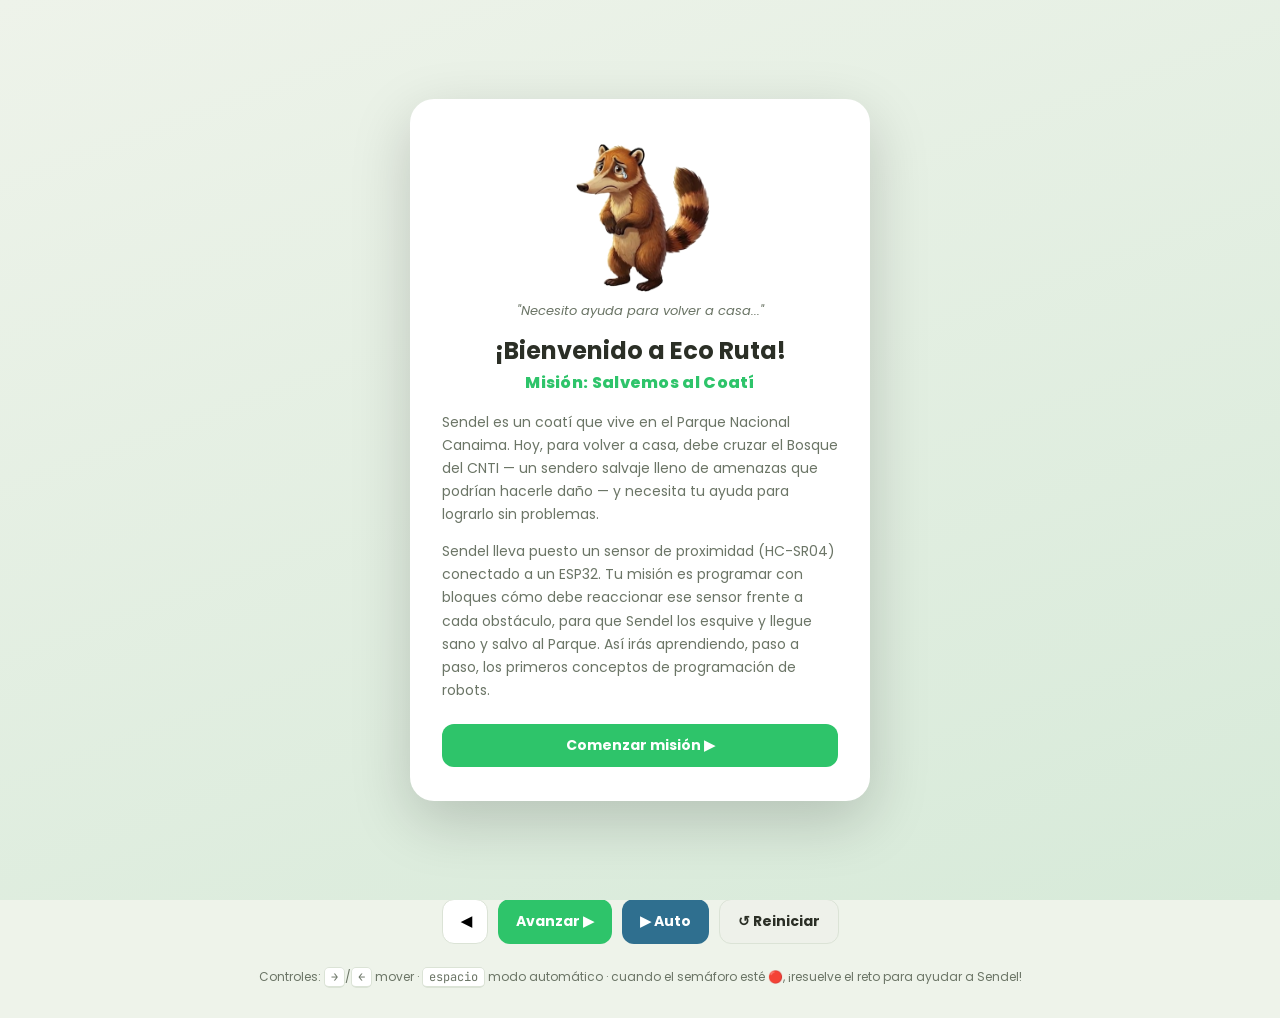
<file: index.html>
<!DOCTYPE html>
<html lang="es">
<head>
<meta charset="UTF-8" />
<meta name="viewport" content="width=device-width, initial-scale=1.0, viewport-fit=cover" />
<title>Eco Ruta — Misión 1 | Sendel el Coatí</title>
<link rel="icon" type="image/png" sizes="32x32" href="assets/icon-32.png" />
<link rel="icon" type="image/png" sizes="192x192" href="assets/icon-192.png" />
<link rel="icon" type="image/png" sizes="512x512" href="assets/icon-512.png" />
<link rel="icon" type="image/x-icon" href="assets/sendel-icon.ico" />
<link rel="apple-touch-icon" sizes="180x180" href="assets/icon-180.png" />
<link rel="manifest" href="manifest.json" />
<meta name="theme-color" content="#2ec46a" />
<meta name="mobile-web-app-capable" content="yes" />
<meta name="apple-mobile-web-app-capable" content="yes" />
<meta name="apple-mobile-web-app-status-bar-style" content="black-translucent" />
<meta name="apple-mobile-web-app-title" content="Eco Ruta" />
<link rel="preconnect" href="https://fonts.googleapis.com" />
<link href="https://fonts.googleapis.com/css2?family=Poppins:wght@400;600;700;800&family=JetBrains+Mono:wght@400;600&display=swap" rel="stylesheet" />
<link rel="stylesheet" href="css/styles.css" />
</head>
<body>
  <div id="welcome-screen" class="welcome-screen">
    <div class="welcome-card">
      <div class="welcome-sendel-wrap">
        <img src="assets/sendel-sad.png" alt="Sendel, el coatí, triste y preocupado" class="welcome-sendel-sad" />
      </div>
      <p class="welcome-bubble">"Necesito ayuda para volver a casa..."</p>
      <h1>¡Bienvenido a Eco Ruta!</h1>
      <p class="welcome-mission">Misión: Salvemos al Coatí</p>
      <p class="welcome-text">
        Sendel es un coatí que vive en el Parque Nacional Canaima. Hoy, para volver a casa, debe
        cruzar el Bosque del CNTI — un sendero salvaje lleno de amenazas que podrían hacerle daño —
        y necesita tu ayuda para lograrlo sin problemas.
      </p>
      <p class="welcome-text">
        Sendel lleva puesto un sensor de proximidad (HC-SR04) conectado a un ESP32. Tu misión es
        programar con bloques cómo debe reaccionar ese sensor frente a cada obstáculo, para que
        Sendel los esquive y llegue sano y salvo al Parque. Así irás aprendiendo, paso a paso, los
        primeros conceptos de programación de robots.
      </p>
      <button id="btn-start-mission" class="btn btn-primary btn-start">Comenzar misión ▶</button>
    </div>
  </div>

  <div id="confetti-layer" aria-hidden="true"></div>

  <div class="app">
    <header class="topbar">
      <div class="brand">
        <span class="brand-badge">🦝</span>
        <div>
          <h1>Eco Ruta</h1>
          <p>Simulador de sensor de proximidad — Parque Nacional Canaima</p>
        </div>
      </div>
      <div class="topbar-actions">
        <div class="difficulty-toggle" role="group" aria-label="Dificultad">
          <button class="diff-toggle-btn" data-difficulty="facil" title="6 a 8 años · 4 obstáculos">🐣 Fácil</button>
          <button class="diff-toggle-btn" data-difficulty="dificil" title="9 a 12 años · 8 obstáculos">🌟 Avanzado</button>
        </div>
        <button id="btn-panel-toggle" class="btn btn-ghost">🧩 Panel de Sendel</button>
      </div>
    </header>

    <main class="stage">
      <div class="mission-bubble" id="mission-title">MISIÓN 1: ECO RUTA</div>

      <div class="scene-wrap">
        <canvas id="scene" width="1200" height="700"></canvas>

        <div class="semaforo" aria-label="Indicador de proximidad">
          <span class="sem-label">SENSOR</span>
          <div class="led led-rojo" title="Rojo: obstáculo muy cerca"></div>
          <div class="led led-amarillo" title="Amarillo: obstáculo aproximándose"></div>
          <div class="led led-verde" title="Verde: camino libre"></div>
          <span class="hud-distance" id="hud-distance">— cm</span>
        </div>

        <div class="hud-top-left">
          <div class="hud-state-label">ESTADO</div>
          <div class="hud-state-value state-verde" id="hud-state">VERDE</div>
        </div>

        <div id="toast" class="toast"></div>
      </div>

      <div class="progress-row">
        <span>INICIO</span>
        <div class="progress-track">
          <div id="hud-progress-bar" class="progress-fill"></div>
        </div>
        <span id="hud-progress-pct">0%</span>
        <span>META</span>
      </div>

      <div class="controls">
        <button id="btn-back" class="btn btn-icon" title="Retroceder (←)">◀</button>
        <button id="btn-forward" class="btn btn-primary" title="Avanzar (→)">Avanzar ▶</button>
        <button id="btn-autoplay" class="btn btn-accent" title="Modo automático (espacio)">▶ Auto</button>
        <button id="btn-reset" class="btn btn-ghost" title="Reiniciar">↺ Reiniciar</button>
      </div>
      <p class="hint">Controles: <kbd>→</kbd>/<kbd>←</kbd> mover · <kbd>espacio</kbd> modo automático · cuando el semáforo esté 🔴, ¡resuelve el reto para ayudar a Sendel!</p>
    </main>

    <aside id="side-panel" class="side-panel">
      <div class="side-tabs">
        <button class="tab-btn active" data-tab="programar">🧩 Programar</button>
        <button class="tab-btn" data-tab="esp32">🧠 ESP32</button>
        <button class="tab-btn" data-tab="ajustes">⚙️ Ajustes</button>
        <button class="tab-btn" data-tab="registro">📜 Registro</button>
      </div>

      <div class="tab-panel" data-tab="programar" id="tab-programar">
        <div class="terminal-chrome">
          <span class="dot dot-r"></span><span class="dot dot-y"></span><span class="dot dot-g"></span>
          <span class="terminal-title">Terminal de Sendel</span>
        </div>
        <div class="challenge-idle" id="challenge-idle">
          <p>👀 Cuando Sendel encuentre un obstáculo y el semáforo se ponga <b class="txt-rojo">ROJO</b>, aquí aparecerá un reto para programarlo con bloques.</p>
        </div>
        <div class="challenge-active" id="challenge-active" hidden>
          <p class="challenge-obstacle" id="challenge-obstacle-label">🎯 Obstáculo: —</p>
          <div class="mini-workspace">
            <div class="flow-diagram">
              <div class="flow-node flow-start">
                <span class="flow-node-icon">🚦</span>
                <span>Cuando el semáforo esté <span class="led-chip"></span> ROJO</span>
              </div>
              <div class="flow-connector" aria-hidden="true">
                <svg viewBox="0 0 24 40" class="flow-connector-svg"><path d="M12 0 V28" /><path d="M4 22 L12 32 L20 22" /></svg>
              </div>
              <div class="flow-node flow-slot-node slot" id="challenge-slot">
                <span class="slot-placeholder">Arrastra un bloque aquí ⬇</span>
              </div>
              <div class="flow-connector" aria-hidden="true">
                <svg viewBox="0 0 24 40" class="flow-connector-svg"><path d="M12 0 V28" /><path d="M4 22 L12 32 L20 22" /></svg>
              </div>
              <div class="flow-node flow-end">
                <span class="flow-node-icon">🥽</span>
                <span>Sendel esquiva y sigue camino a <b>Canaima</b></span>
              </div>
            </div>
          </div>
          <p class="flow-hint">🧩 Arrastra el bloque correcto para completar el diagrama de flujo del programa de Sendel:</p>
          <div class="block-palette" id="block-palette"></div>
          <button id="btn-run-program" class="btn btn-primary btn-run" disabled>▶ Ejecutar programa</button>
          <p class="challenge-feedback" id="challenge-feedback"></p>
        </div>
      </div>

      <div class="tab-panel" data-tab="esp32" id="tab-esp32" hidden>
        <h2>Panel ESP32 — el cerebro de Sendel</h2>

        <div class="esp32-board">
          <div class="esp32-core">
            <span class="esp32-core-label">ESP32</span>
            <span class="esp32-core-pulse"></span>
          </div>
          <div class="wireless-badges">
            <div class="wireless-badge" title="Wi-Fi: EcoRuta-Sendel">
              <span class="badge-dot badge-wifi"></span>
              <span>📶 Wi-Fi</span>
            </div>
            <div class="wireless-badge" title="Bluetooth BLE: Sendel-BLE">
              <span class="badge-dot badge-ble"></span>
              <span>🔵 BLE</span>
            </div>
          </div>
        </div>

        <div class="component-grid">
          <div class="component-card" id="esp32-card-sensor">
            <span class="component-icon">📡</span>
            <span class="component-name">HC-SR04</span>
            <span class="component-value" id="esp32-sensor-value">— cm</span>
            <span class="component-hint">Sensor de proximidad — los "ojos"</span>
          </div>
          <div class="component-card" id="esp32-card-motores">
            <span class="component-icon motor-icon" id="esp32-motor-icon">⚙️</span>
            <span class="component-name">DC Gear Motors</span>
            <span class="component-value" id="esp32-motor-value">Girando</span>
            <span class="component-hint">Tracción — las "patas"</span>
          </div>
          <div class="component-card" id="esp32-card-bateria">
            <span class="component-icon">🔋</span>
            <span class="component-name">Li-Ion 18650</span>
            <span class="component-value" id="esp32-bateria-value">4.1 V</span>
            <div class="battery-bar"><div class="battery-fill" id="esp32-bateria-fill"></div></div>
          </div>
        </div>

        <div class="proximity-sim">
          <label class="slider-row">
            <span>🎛️ Simulador de proximidad (HC-SR04) <b id="cfg-sim-val">180 cm</b></span>
            <input type="range" id="cfg-sim-distancia" min="0" max="200" step="1" value="200" />
          </label>
          <p class="hint">Mueve el control para "poner" un obstáculo frente al sensor y mira cómo reacciona el semáforo en tiempo real — igual que haría el ESP32 real.</p>
        </div>
      </div>

      <div class="tab-panel" data-tab="ajustes" id="tab-ajustes" hidden>
        <h2>Calibración del sensor</h2>
        <label class="slider-row">
          <span>Rango máximo <b id="cfg-rango-val">180 cm</b></span>
          <input type="range" id="cfg-rango" min="60" max="250" step="5" value="180" />
        </label>
        <label class="slider-row">
          <span>Umbral amarillo <b id="cfg-amarillo-val">40 cm</b></span>
          <input type="range" id="cfg-amarillo" min="20" max="80" step="1" value="40" />
        </label>
        <label class="slider-row">
          <span>Umbral rojo <b id="cfg-rojo-val">15 cm</b></span>
          <input type="range" id="cfg-rojo" min="5" max="35" step="1" value="15" />
        </label>
        <label class="slider-row">
          <span>Velocidad auto <b id="cfg-speed-val">10 cm/tick</b></span>
          <input type="range" id="cfg-speed" min="4" max="24" step="1" value="10" />
        </label>
      </div>

      <div class="tab-panel" data-tab="registro" id="tab-registro" hidden>
        <h2>Registro (serial monitor)</h2>
        <ul id="log-list" class="log-list"></ul>
      </div>
    </aside>
  </div>

  <div id="victory-modal" class="modal">
    <div class="modal-card victory-card">
      <img src="assets/sendel.png" alt="Sendel" class="victory-mascot-img" />
      <h2 class="victory-title">¡Lo lograste! 🎉</h2>
      <p>Sendel llegó a salvo al Parque Nacional Canaima.</p>
      <ul id="victory-stats" class="victory-stats"></ul>
      <div class="modal-actions">
        <button id="btn-victory-confetti" class="btn btn-warn">🎉 ¡Más confeti!</button>
        <button id="btn-victory-restart" class="btn btn-primary">Jugar de nuevo</button>
        <button id="btn-victory-close" class="btn btn-ghost">Cerrar</button>
      </div>
    </div>
  </div>

  <script src="js/backend/sensor-core.js"></script>
  <script src="js/backend/mission-data.js"></script>
  <script src="js/frontend/renderer.js"></script>
  <script src="js/frontend/block-challenge.js"></script>
  <script src="js/frontend/esp32-panel.js"></script>
  <script src="js/frontend/audio.js"></script>
  <script src="js/frontend/app.js"></script>
  <script>
    document.getElementById('btn-start-mission').addEventListener('click', () => {
      document.getElementById('welcome-screen').classList.add('hide');
    });
  </script>
  <script>
    if ('serviceWorker' in navigator) {
      window.addEventListener('load', () => {
        navigator.serviceWorker.register('service-worker.js').catch(() => {});
      });
    }
  </script>
</body>
</html>
</file>
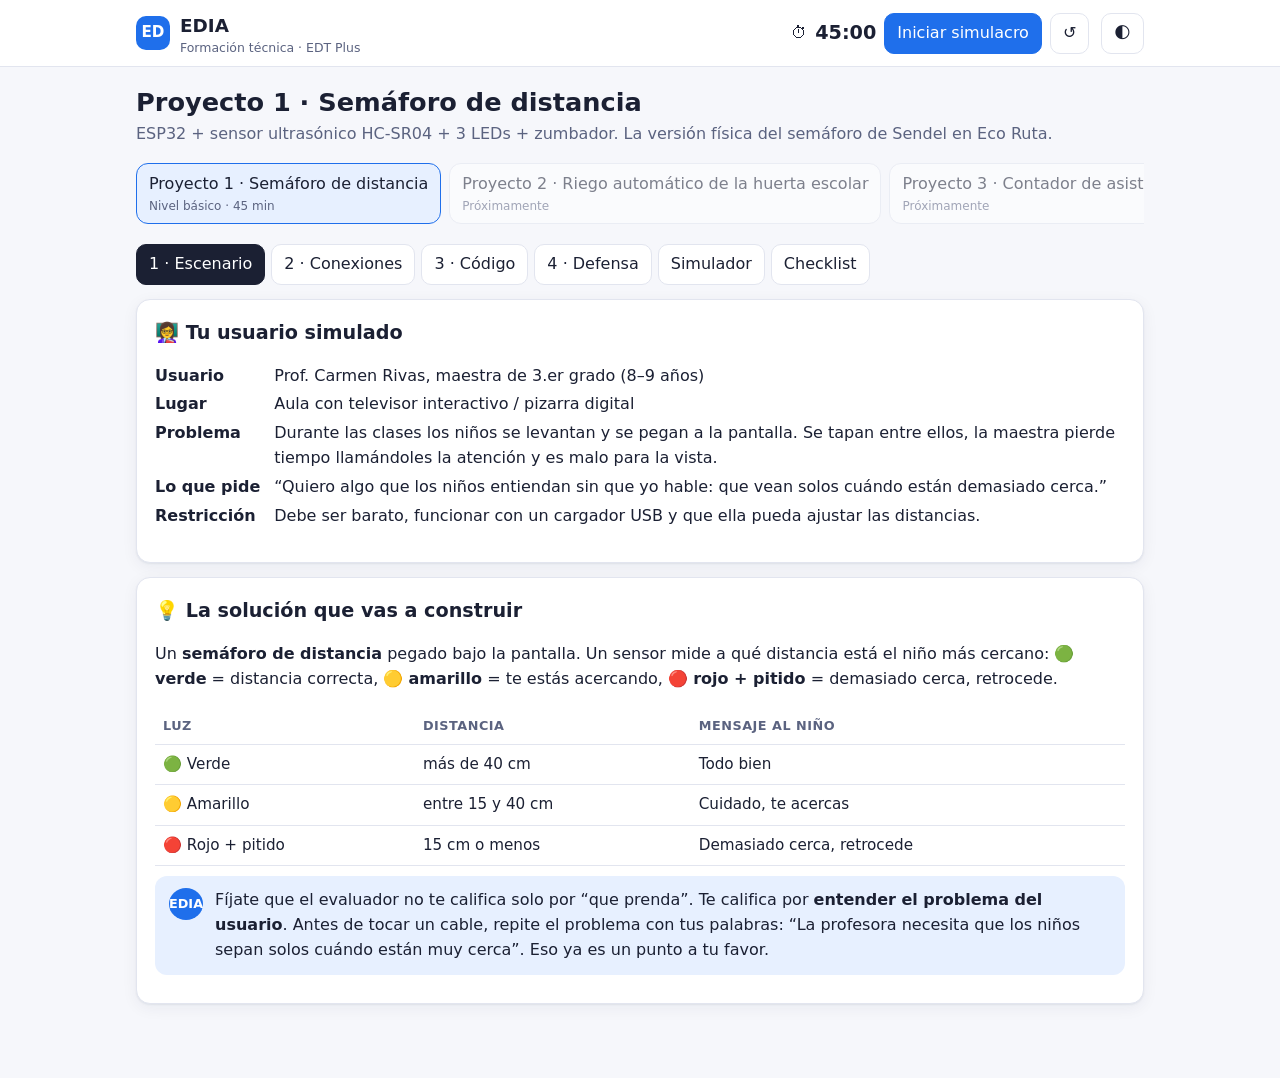
<file: edia/index.html>
<!doctype html>
<html lang="es">
<head>
<meta charset="utf-8">
<meta name="viewport" content="width=device-width, initial-scale=1">
<title>EDIA · Kit de práctica</title>
<meta name="description" content="EDIA: asistente de formación técnica para docentes. Kits de proyectos físicos paso a paso con ESP32 para practicar pruebas técnicas.">
<style>
:root{
  --bg:#f6f7fb; --card:#ffffff; --ink:#1b2033; --muted:#5b6380; --line:#e2e5ef;
  --brand:#1f6feb; --brand-soft:#e7f0ff; --ok:#1a9b55; --warn:#d99a00; --bad:#d23b3b;
  --code-bg:#0f1424; --code-ink:#e6e9f5; --shadow:0 1px 2px rgba(20,30,60,.06),0 4px 16px rgba(20,30,60,.06);
}
@media (prefers-color-scheme: dark){
  :root:not([data-theme="light"]){
    --bg:#0e1220; --card:#161b2d; --ink:#e7eaf4; --muted:#9aa3c0; --line:#283050;
    --brand:#5b9bff; --brand-soft:#1b2a4a; --code-bg:#0a0e1a; --shadow:none;
  }
}
:root[data-theme="dark"]{
  --bg:#0e1220; --card:#161b2d; --ink:#e7eaf4; --muted:#9aa3c0; --line:#283050;
  --brand:#5b9bff; --brand-soft:#1b2a4a; --code-bg:#0a0e1a; --shadow:none;
}
*{box-sizing:border-box}
body{margin:0;background:var(--bg);color:var(--ink);font:16px/1.55 system-ui,-apple-system,"Segoe UI",Roboto,sans-serif}
header{background:var(--card);border-bottom:1px solid var(--line);position:sticky;top:0;z-index:5}
.top{max-width:1040px;margin:0 auto;padding:12px 16px;display:flex;align-items:center;gap:12px;flex-wrap:wrap}
.logo{display:flex;align-items:center;gap:10px;font-weight:800;font-size:1.15rem}
.logo .dot{width:34px;height:34px;border-radius:10px;background:var(--brand);color:#fff;display:grid;place-items:center;font-size:.95rem}
.logo small{display:block;font-weight:500;color:var(--muted);font-size:.78rem;line-height:1.1}
.spacer{flex:1}
.timer{display:flex;align-items:center;gap:8px;font-variant-numeric:tabular-nums}
.timer b{font-size:1.2rem;min-width:4.2ch;text-align:right}
.timer b.late{color:var(--bad)}
button{font:inherit;cursor:pointer;border:1px solid var(--line);background:var(--card);color:var(--ink);border-radius:10px;padding:7px 12px}
button.primary{background:var(--brand);border-color:var(--brand);color:#fff}
button:focus-visible{outline:3px solid var(--brand);outline-offset:2px}
main{max-width:1040px;margin:0 auto;padding:20px 16px 60px}
.intro{display:grid;gap:4px;margin-bottom:16px}
.intro h1{margin:0;font-size:1.6rem;line-height:1.2}
.intro p{margin:0;color:var(--muted)}
.projects{display:flex;gap:8px;overflow-x:auto;padding-bottom:4px;margin-bottom:16px}
.pcard{flex:0 0 auto;border:1px solid var(--line);background:var(--card);border-radius:12px;padding:8px 12px;text-align:left}
.pcard[aria-pressed="true"]{border-color:var(--brand);background:var(--brand-soft)}
.pcard[disabled]{opacity:.55;cursor:not-allowed}
.pcard span{display:block;font-size:.75rem;color:var(--muted)}
nav.tabs{display:flex;gap:6px;flex-wrap:wrap;margin-bottom:14px}
nav.tabs button[aria-selected="true"]{background:var(--ink);color:var(--card);border-color:var(--ink)}
.card{background:var(--card);border:1px solid var(--line);border-radius:14px;padding:18px;box-shadow:var(--shadow);margin-bottom:14px}
.card h2{margin:0 0 8px;font-size:1.2rem}
.card h3{margin:16px 0 6px;font-size:1rem}
.muted{color:var(--muted)}
.edia{display:flex;gap:12px;align-items:flex-start;background:var(--brand-soft);border-radius:12px;padding:12px 14px;margin:10px 0}
.edia .av{flex:0 0 32px;height:32px;border-radius:50%;background:var(--brand);color:#fff;display:grid;place-items:center;font-weight:700;font-size:.8rem}
.user{display:grid;grid-template-columns:auto 1fr;gap:4px 14px}
.user dt{font-weight:600}
.user dd{margin:0}
table{width:100%;border-collapse:collapse;font-size:.95rem}
th,td{text-align:left;padding:8px;border-bottom:1px solid var(--line);vertical-align:top}
th{font-size:.8rem;text-transform:uppercase;letter-spacing:.04em;color:var(--muted)}
.tablewrap{overflow-x:auto}
.wire{display:inline-block;width:12px;height:12px;border-radius:3px;vertical-align:-1px;margin-right:6px;border:1px solid rgba(0,0,0,.2)}
code,.pin{font-family:ui-monospace,SFMono-Regular,Menlo,Consolas,monospace;font-size:.9em}
.pin{background:var(--brand-soft);padding:1px 6px;border-radius:6px;font-weight:700;white-space:nowrap}
.alert{border-left:4px solid var(--warn);padding:8px 12px;background:color-mix(in srgb,var(--warn) 10%,transparent);border-radius:6px;margin:10px 0}
.alert.bad{border-color:var(--bad);background:color-mix(in srgb,var(--bad) 10%,transparent)}
pre{background:var(--code-bg);color:var(--code-ink);padding:14px;border-radius:12px;overflow:auto;font-size:.85rem;line-height:1.45;margin:0}
.codebar{display:flex;justify-content:space-between;align-items:center;margin:8px 0;gap:8px;flex-wrap:wrap}
ol.steps{padding-left:1.2em}
ol.steps li{margin:6px 0}
.check{list-style:none;padding:0;margin:0}
.check li{display:flex;gap:10px;align-items:flex-start;padding:8px 0;border-bottom:1px solid var(--line)}
.check input{width:20px;height:20px;margin-top:2px;flex:0 0 auto}
.check li.done label{text-decoration:line-through;color:var(--muted)}
.progress{height:8px;background:var(--line);border-radius:6px;overflow:hidden;margin:8px 0 12px}
.progress i{display:block;height:100%;background:var(--ok);width:0;transition:width .25s}
.sim{display:grid;grid-template-columns:1fr auto;gap:20px;align-items:center}
.lights{display:flex;flex-direction:column;gap:10px;background:#1a1d27;padding:12px;border-radius:16px}
.light{width:46px;height:46px;border-radius:50%;background:#333846;transition:.15s}
.light.g.on{background:#2ee07a;box-shadow:0 0 18px #2ee07a}
.light.y.on{background:#ffc928;box-shadow:0 0 18px #ffc928}
.light.r.on{background:#ff4d4d;box-shadow:0 0 18px #ff4d4d}
input[type=range]{width:100%}
.serial{font-family:ui-monospace,Menlo,Consolas,monospace;background:var(--code-bg);color:#9ff0b8;border-radius:10px;padding:10px;font-size:.85rem;min-height:3.2em}
.qa details{border:1px solid var(--line);border-radius:10px;padding:8px 12px;margin:8px 0}
.qa summary{cursor:pointer;font-weight:600}
.defense{counter-reset:d;list-style:none;padding:0}
.defense li{counter-increment:d;position:relative;padding:10px 0 10px 48px;border-bottom:1px solid var(--line)}
.defense li::before{content:counter(d);position:absolute;left:0;top:10px;width:34px;height:34px;border-radius:50%;background:var(--brand);color:#fff;display:grid;place-items:center;font-weight:800}
svg text{font-family:system-ui,sans-serif}
.diagram{width:100%;height:auto;max-width:720px;display:block;margin:6px auto}
@media (max-width:600px){
  .sim{grid-template-columns:1fr}
  .lights{flex-direction:row;justify-content:center}
  .intro h1{font-size:1.3rem}
}
@media print{header,nav.tabs,.projects,button{display:none!important}.panel{display:block!important}}
</style>
</head>
<body>
<header>
  <div class="top">
    <div class="logo"><div class="dot">ED</div><div>EDIA<small>Formación técnica · EDT Plus</small></div></div>
    <div class="spacer"></div>
    <div class="timer" title="Simulacro de prueba con tiempo límite">
      ⏱ <b id="clock">45:00</b>
      <button id="tStart" class="primary">Iniciar simulacro</button>
      <button id="tReset" aria-label="Reiniciar cronómetro">↺</button>
    </div>
    <button id="theme" aria-label="Cambiar tema">🌓</button>
  </div>
</header>

<main>
  <section class="intro">
    <h1 id="pTitle"></h1>
    <p id="pSub"></p>
  </section>

  <div class="projects" id="projects" role="group" aria-label="Proyectos de práctica"></div>

  <nav class="tabs" role="tablist" id="tabs"></nav>

  <div id="panels"></div>
</main>

<script>
/* =========================================================
   EDIA — datos de los proyectos de práctica.
   Para añadir un proyecto nuevo, agrega un objeto a PROYECTOS.
   ========================================================= */
const PROYECTOS = [
{
  id: "p1",
  nombre: "Proyecto 1 · Semáforo de distancia",
  nivel: "Nivel básico · 45 min",
  disponible: true,
  sub: "ESP32 + sensor ultrasónico HC-SR04 + 3 LEDs + zumbador. La versión física del semáforo de Sendel en Eco Ruta.",
  minutos: 45,

  escenario: {
    usuario: {
      "Usuario": "Prof. Carmen Rivas, maestra de 3.er grado (8–9 años)",
      "Lugar": "Aula con televisor interactivo / pizarra digital",
      "Problema": "Durante las clases los niños se levantan y se pegan a la pantalla. Se tapan entre ellos, la maestra pierde tiempo llamándoles la atención y es malo para la vista.",
      "Lo que pide": "“Quiero algo que los niños entiendan sin que yo hable: que vean solos cuándo están demasiado cerca.”",
      "Restricción": "Debe ser barato, funcionar con un cargador USB y que ella pueda ajustar las distancias.",
    },
    solucion: "Un <b>semáforo de distancia</b> pegado bajo la pantalla. Un sensor mide a qué distancia está el niño más cercano: 🟢 <b>verde</b> = distancia correcta, 🟡 <b>amarillo</b> = te estás acercando, 🔴 <b>rojo + pitido</b> = demasiado cerca, retrocede.",
    reglas: [
      ["🟢 Verde", "más de 40 cm", "Todo bien"],
      ["🟡 Amarillo", "entre 15 y 40 cm", "Cuidado, te acercas"],
      ["🔴 Rojo + pitido", "15 cm o menos", "Demasiado cerca, retrocede"],
    ],
    edia: "Fíjate que el evaluador no te califica solo por “que prenda”. Te califica por <b>entender el problema del usuario</b>. Antes de tocar un cable, repite el problema con tus palabras: “La profesora necesita que los niños sepan solos cuándo están muy cerca”. Eso ya es un punto a tu favor."
  },

  materiales: [
    ["1", "Placa ESP32 DevKit V1 (30 o 38 pines)", "El “cerebro”. Lee el sensor y decide qué luz encender."],
    ["1", "Sensor ultrasónico HC-SR04", "Los “ojos”. Manda un sonido que no oímos y mide cuánto tarda en volver (como un murciélago)."],
    ["3", "LEDs: verde, amarillo y rojo (5 mm)", "Las luces del semáforo."],
    ["3", "Resistencias de 220 Ω (rojo-rojo-marrón)", "Protegen cada LED para que no se queme."],
    ["1", "Resistencia de 1 kΩ (marrón-negro-rojo)", "Para bajar el voltaje del sensor (ver alerta)."],
    ["1", "Resistencia de 2 kΩ (rojo-negro-rojo) o dos de 1 kΩ en serie", "Junto con la de 1 kΩ forma el “divisor”."],
    ["1", "Zumbador (buzzer) activo 3.3–5 V — opcional", "El pitido en rojo."],
    ["1", "Protoboard (placa de pruebas)", "Para conectar sin soldar."],
    ["~15", "Cables dupont macho-macho", "Las “venas” que unen todo."],
    ["1", "Cable micro-USB o USB-C <b>de datos</b>", "Para subir el programa y dar energía."],
  ],

  conexiones: [
    // [componente, patita, va a, color sugerido, nota]
    ["Sensor HC-SR04", "VCC", "VIN (5V)", "#e53935", "Energía de 5 V. En algunas placas dice “5V” en vez de VIN."],
    ["Sensor HC-SR04", "GND", "GND", "#222222", "Tierra (negativo)."],
    ["Sensor HC-SR04", "TRIG", "GPIO 5 (D5)", "#fb8c00", "Por aquí el ESP32 dice “¡dispara el sonido!”."],
    ["Sensor HC-SR04", "ECHO", "GPIO 18 (D18) pasando por el divisor", "#8e24aa", "ECHO → resistencia 1 kΩ → GPIO 18. Y desde GPIO 18 → resistencia 2 kΩ → GND."],
    ["LED verde", "Pata larga (+)", "GPIO 25 (D25) a través de 220 Ω", "#43a047", "GPIO 25 → resistencia 220 Ω → pata larga."],
    ["LED amarillo", "Pata larga (+)", "GPIO 26 (D26) a través de 220 Ω", "#fdd835", "GPIO 26 → resistencia 220 Ω → pata larga."],
    ["LED rojo", "Pata larga (+)", "GPIO 27 (D27) a través de 220 Ω", "#e53935", "GPIO 27 → resistencia 220 Ω → pata larga."],
    ["Los 3 LEDs", "Pata corta (−)", "GND (fila azul de la protoboard)", "#222222", "Todas las patas cortas a la misma línea de tierra."],
    ["Zumbador (opcional)", "+ (pata larga / roja)", "GPIO 14 (D14)", "#1e88e5", "Pitido cuando está en rojo."],
    ["Zumbador (opcional)", "− (pata corta / negra)", "GND", "#222222", ""],
    ["ESP32", "GND", "Fila azul (−) de la protoboard", "#222222", "Une la tierra de la placa con la de todos los componentes. ¡Sin esto nada funciona!"],
  ],

  pasosArmado: [
    "Desconecta el ESP32 del USB. <b>Nunca</b> conectes cables con la placa encendida.",
    "Coloca el ESP32 sobre la protoboard de forma que quede “a caballo” sobre la canaleta del centro (un lado de pines en cada mitad).",
    "Lleva un cable desde un pin <span class='pin'>GND</span> del ESP32 a la fila azul (−) de la protoboard. Esa fila será la tierra de todos.",
    "Pon los 3 LEDs en fila. Pata <b>corta</b> de cada uno a la fila azul (−). En la pata <b>larga</b>, coloca una resistencia de 220 Ω.",
    "Desde el otro extremo de cada resistencia: verde → <span class='pin'>GPIO 25</span>, amarillo → <span class='pin'>GPIO 26</span>, rojo → <span class='pin'>GPIO 27</span>.",
    "Coloca el sensor HC-SR04 mirando hacia afuera. <span class='pin'>VCC</span> → <span class='pin'>VIN</span>, <span class='pin'>GND</span> → fila azul, <span class='pin'>TRIG</span> → <span class='pin'>GPIO 5</span>.",
    "Arma el divisor: <span class='pin'>ECHO</span> → resistencia 1 kΩ → un punto libre de la protoboard. De ese punto: un cable a <span class='pin'>GPIO 18</span> y una resistencia de 2 kΩ hacia la fila azul (GND).",
    "(Opcional) Zumbador: pata + → <span class='pin'>GPIO 14</span>, pata − → fila azul.",
    "Revisa con el dedo cada cable contra la tabla de conexiones antes de enchufar. Luego conecta el USB.",
  ],

  codigo: String.raw`/*
  EDIA · Proyecto 1 — Semáforo de distancia
  Placa: ESP32 DevKit V1   |   Sensor: HC-SR04

  Qué hace:
    - Mide la distancia con el sensor ultrasónico.
    - Más de 40 cm  -> LED VERDE
    - 15 a 40 cm    -> LED AMARILLO
    - 15 cm o menos -> LED ROJO + pitido
*/

// ---------- 1. ¿Dónde está conectado cada cable? ----------
const int PIN_TRIG     = 5;    // Sensor TRIG
const int PIN_ECHO     = 18;   // Sensor ECHO (a través del divisor)
const int LED_VERDE    = 25;
const int LED_AMARILLO = 26;
const int LED_ROJO     = 27;
const int ZUMBADOR     = 14;   // Opcional

// ---------- 2. Distancias que la profesora puede cambiar ----------
const int DISTANCIA_ROJO     = 15;  // cm: "demasiado cerca"
const int DISTANCIA_AMARILLO = 40;  // cm: "te estás acercando"

// ---------- 3. Preparación (se ejecuta UNA vez al encender) ----------
void setup() {
  Serial.begin(115200);              // Para ver mensajes en la computadora

  pinMode(PIN_TRIG, OUTPUT);         // El ESP32 "habla" por TRIG
  pinMode(PIN_ECHO, INPUT);          // y "escucha" por ECHO
  pinMode(LED_VERDE, OUTPUT);
  pinMode(LED_AMARILLO, OUTPUT);
  pinMode(LED_ROJO, OUTPUT);
  pinMode(ZUMBADOR, OUTPUT);

  // Prueba de luces al arrancar: así sabes que los LEDs están bien puestos
  encender(LED_VERDE);    delay(300);
  encender(LED_AMARILLO); delay(300);
  encender(LED_ROJO);     delay(300);
  apagarTodo();

  Serial.println("Semaforo de distancia listo");
}

// ---------- 4. Medir la distancia en centímetros ----------
float medirDistancia() {
  // Enviamos un "grito" ultrasónico de 10 microsegundos
  digitalWrite(PIN_TRIG, LOW);
  delayMicroseconds(2);
  digitalWrite(PIN_TRIG, HIGH);
  delayMicroseconds(10);
  digitalWrite(PIN_TRIG, LOW);

  // Medimos cuánto tarda en volver el eco (máx. 30 ms = ~5 m)
  long tiempo = pulseIn(PIN_ECHO, HIGH, 30000);

  if (tiempo == 0) {
    return 999;   // No volvió el eco: no hay nada cerca
  }

  // El sonido viaja 0.0343 cm por microsegundo. Va y vuelve, por eso / 2
  return tiempo * 0.0343 / 2;
}

// ---------- 5. Ayudantes para las luces ----------
void apagarTodo() {
  digitalWrite(LED_VERDE, LOW);
  digitalWrite(LED_AMARILLO, LOW);
  digitalWrite(LED_ROJO, LOW);
  digitalWrite(ZUMBADOR, LOW);
}

void encender(int led) {
  apagarTodo();
  digitalWrite(led, HIGH);
}

// ---------- 6. Programa principal (se repite sin parar) ----------
void loop() {
  float distancia = medirDistancia();

  Serial.print("Distancia: ");
  Serial.print(distancia);
  Serial.print(" cm  ->  ");

  if (distancia <= DISTANCIA_ROJO) {
    encender(LED_ROJO);
    digitalWrite(ZUMBADOR, HIGH);    // Pitido
    Serial.println("ROJO: demasiado cerca");
  }
  else if (distancia <= DISTANCIA_AMARILLO) {
    encender(LED_AMARILLO);
    Serial.println("AMARILLO: te acercas");
  }
  else {
    encender(LED_VERDE);
    Serial.println("VERDE: distancia correcta");
  }

  delay(100);   // Medimos unas 10 veces por segundo
}
`,

  codigoExplicado: [
    ["Bloque 1 — ¿Dónde está cada cable?", "Le pone nombre a cada pin. Si en la prueba te piden cambiar un LED de pin, solo cambias el número aquí."],
    ["Bloque 2 — Distancias", "Son las reglas del usuario (15 cm y 40 cm). Si la profesora quiere otra distancia, se cambia aquí y se vuelve a subir."],
    ["Bloque 3 — setup()", "Se ejecuta una sola vez al encender. Dice qué pines son salida (LEDs) y cuál es entrada (ECHO), y hace una prueba de luces."],
    ["Bloque 4 — medirDistancia()", "Dispara un sonido, cronometra el eco y lo convierte a centímetros. Es como contar los segundos entre el rayo y el trueno."],
    ["Bloque 5 — Ayudantes", "Pequeñas funciones para no repetir código: apagar todo y encender una sola luz."],
    ["Bloque 6 — loop()", "El corazón: mide, compara con las reglas (si… si no si… si no) y enciende la luz correcta. Se repite unas 10 veces por segundo."],
  ],

  subir: [
    "Instala <b>Arduino IDE 2</b> (arduino.cc/en/software).",
    "Ve a <b>Archivo → Preferencias</b> y en “URLs adicionales de gestor de placas” pega:<br><code>https://raw.githubusercontent.com/espressif/arduino-esp32/gh-pages/package_esp32_index.json</code>",
    "Ve a <b>Herramientas → Placa → Gestor de placas</b>, busca <b>esp32</b> (de Espressif) e instálalo.",
    "Elige <b>Herramientas → Placa → ESP32 Dev Module</b> y en <b>Puerto</b> el que aparezca al conectar el ESP32 (COM3, COM4… o /dev/ttyUSB0).",
    "Pega el código, pulsa ✔ <b>Verificar</b> y luego ➜ <b>Subir</b>.",
    "Si se queda en “Connecting…”, mantén presionado el botón <b>BOOT</b> de la placa hasta que empiece a subir.",
    "Abre <b>Herramientas → Monitor Serie</b> a <b>115200 baudios</b> para ver las distancias.",
  ],

  defensa: [
    ["Empieza por el usuario, no por los cables (30 s)",
     "“La profesora Carmen tenía un problema: los niños se pegaban a la pantalla. Necesitaba que ellos mismos supieran cuándo estaban muy cerca, sin que ella tuviera que hablar. Mi solución es un semáforo de distancia.”"],
    ["Explica cómo funciona con una analogía y demuéstralo en vivo (1–2 min)",
     "“El sensor funciona como un murciélago: manda un sonido y mide cuánto tarda el eco. El ESP32 es el cerebro: compara esa distancia con dos reglas, 40 y 15 cm, y enciende la luz.” Luego <b>acerca la mano</b> despacio: verde → amarillo → rojo con pitido. Abre el Monitor Serie para que vea los números reales."],
    ["Muestra que lo dominas: seguridad, ajuste y mejora (1 min)",
     "“Usé resistencias de 220 Ω para proteger los LEDs y un divisor porque el sensor da 5 V y el ESP32 solo aguanta 3,3 V. Si la profesora quiere otras distancias, solo cambio estos dos números (muéstralos). Como mejora, el ESP32 tiene Wi-Fi: podría enviar cuántas veces se activó el rojo en la clase.”"],
  ],

  preguntas: [
    ["¿Por qué usaste resistencias con los LEDs?", "Limitan la corriente. Sin ellas el LED recibe demasiada y se quema (o daña el pin del ESP32)."],
    ["¿Por qué el divisor de voltaje en ECHO?", "El HC-SR04 funciona a 5 V y su pin ECHO devuelve 5 V. Los pines del ESP32 trabajan a 3,3 V. Las resistencias de 1 kΩ y 2 kΩ bajan la señal a unos 3,3 V para no dañar la placa."],
    ["¿Cómo calcula la distancia?", "Mide el tiempo que tarda el eco en volver. El sonido recorre 0,0343 cm por microsegundo; como va y vuelve, se divide entre 2."],
    ["¿Qué pasa si no hay nada delante?", "El eco no regresa a tiempo; el programa lo toma como “lejos” (999 cm) y muestra verde."],
    ["¿Qué diferencia hay entre setup() y loop()?", "setup() se ejecuta una vez al encender (preparación). loop() se repite sin parar (el trabajo)."],
    ["¿Cómo lo adaptarías a otro usuario?", "Ej.: sensor de estacionamiento para el portón escolar, alarma de distancia en un laboratorio, o contador de visitas a la biblioteca. Cambian las distancias y la acción, la lógica es la misma."],
  ],

  fallas: [
    ["No sube el programa / “Failed to connect”", "Mantén pulsado BOOT al subir. Prueba otro cable USB (muchos solo cargan, no transmiten datos). Revisa el puerto elegido."],
    ["No aparece ningún puerto", "Falta el driver del chip USB (CP210x o CH340). Instálalo y reinicia el IDE."],
    ["Un LED no prende nunca", "Está al revés: la pata larga va hacia la resistencia/GPIO y la corta a GND. Revisa que esté en la fila correcta."],
    ["El monitor serie muestra símbolos raros", "La velocidad no coincide: elige 115200 baudios abajo a la derecha."],
    ["Siempre marca 999 o 0", "Revisa TRIG y ECHO (¿intercambiados?), VCC en VIN (5 V) y que el GND del sensor esté unido al del ESP32."],
    ["Las luces parpadean entre dos colores", "Es normal justo en el límite (ej. 40 cm). Mejora: tomar 3 medidas y promediar."],
  ],

  checklist: [
    "Leí y repetí con mis palabras el problema del usuario",
    "Identifiqué todos los materiales",
    "Conecté GND del ESP32 a la fila de tierra",
    "Conecté los 3 LEDs con su resistencia de 220 Ω",
    "Conecté el sensor (VCC, GND, TRIG)",
    "Armé el divisor de voltaje en ECHO → GPIO 18",
    "Revisé cada cable contra la tabla antes de enchufar",
    "Subí el código sin errores",
    "Probé verde → amarillo → rojo con la mano",
    "Ensayé la defensa en voz alta (3 pasos)",
  ],
},
{ id:"p2", nombre:"Proyecto 2 · Riego automático de la huerta escolar", nivel:"Próximamente", disponible:false },
{ id:"p3", nombre:"Proyecto 3 · Contador de asistencia con botón y pantalla", nivel:"Próximamente", disponible:false },
{ id:"p4", nombre:"Proyecto 4 · Alarma de ruido para el aula", nivel:"Próximamente", disponible:false },
];

/* ================= utilidades ================= */
const $ = s => document.querySelector(s);
const el = (tag, attrs = {}, html = "") => { const e = document.createElement(tag); Object.assign(e, attrs); if (html) e.innerHTML = html; return e; };
const store = {
  get(k, d){ try { const v = localStorage.getItem(k); return v == null ? d : JSON.parse(v); } catch { return d; } },
  set(k, v){ try { localStorage.setItem(k, JSON.stringify(v)); } catch {} },
};

/* ================= tema ================= */
(function(){
  const t = store.get("edia-theme", null);
  if (t) document.documentElement.dataset.theme = t;
  $("#theme").onclick = () => {
    const dark = document.documentElement.dataset.theme
      ? document.documentElement.dataset.theme === "dark"
      : matchMedia("(prefers-color-scheme: dark)").matches;
    const next = dark ? "light" : "dark";
    document.documentElement.dataset.theme = next; store.set("edia-theme", next);
  };
})();

/* ================= diagrama SVG ================= */
function diagrama(){
  // Esquema simplificado (no a escala): ESP32 a la izquierda, componentes a la derecha.
  const pins = [
    {y:60,  label:"VIN (5V)", to:"VCC",  dev:"s", c:"#e53935"},
    {y:90,  label:"GND",      to:"GND",  dev:"s", c:"#555"},
    {y:120, label:"GPIO 5",   to:"TRIG", dev:"s", c:"#fb8c00"},
    {y:150, label:"GPIO 18",  to:"ECHO", dev:"s", c:"#8e24aa"},
    {y:215, label:"GPIO 25",  to:"verde",   dev:"l", c:"#43a047"},
    {y:255, label:"GPIO 26",  to:"amarillo",dev:"l", c:"#f9a825"},
    {y:295, label:"GPIO 27",  to:"rojo",    dev:"l", c:"#e53935"},
    {y:345, label:"GPIO 14",  to:"buzzer",  dev:"b", c:"#1e88e5"},
  ];
  let s = `<svg class="diagram" viewBox="0 0 720 400" role="img" aria-label="Esquema de conexiones del ESP32 con el sensor, los LEDs y el zumbador">
  <rect x="20" y="30" width="150" height="345" rx="12" fill="#14324f" />
  <text x="95" y="22" text-anchor="middle" font-size="14" font-weight="700" fill="currentColor">ESP32</text>`;
  pins.forEach(p => {
    s += `<circle cx="170" cy="${p.y}" r="5" fill="#ffd54f"/><text x="160" y="${p.y+4}" text-anchor="end" font-size="12" fill="#fff">${p.label}</text>`;
  });
  // sensor
  s += `<rect x="470" y="40" width="200" height="130" rx="10" fill="#1565c0"/>
  <circle cx="530" cy="105" r="26" fill="#cfd8dc"/><circle cx="610" cy="105" r="26" fill="#cfd8dc"/>
  <text x="570" y="160" text-anchor="middle" font-size="13" font-weight="700" fill="#fff">HC-SR04</text>`;
  const sp = {VCC:60, GND:90, TRIG:120, ECHO:150};
  Object.entries(sp).forEach(([k,y]) => s += `<text x="478" y="${y+4}" font-size="11" font-weight="700" fill="#fff">${k}</text>`);
  // divisor
  s += `<rect x="300" y="143" width="44" height="14" rx="3" fill="#d7b98e"/><text x="322" y="138" text-anchor="middle" font-size="11" fill="currentColor">1 kΩ</text>
  <line x1="250" y1="150" x2="250" y2="164" stroke="#8e24aa" stroke-width="3"/>
  <rect x="243" y="164" width="14" height="26" rx="3" fill="#d7b98e"/><text x="238" y="181" text-anchor="end" font-size="11" fill="currentColor">2 kΩ → GND</text>`;
  // leds
  const leds = {verde:[215,"#43a047"], amarillo:[255,"#f9a825"], rojo:[295,"#e53935"]};
  Object.entries(leds).forEach(([k,[y,c]]) => {
    s += `<rect x="300" y="${y-7}" width="44" height="14" rx="3" fill="#d7b98e"/>
    <circle cx="520" cy="${y}" r="13" fill="${c}"/><text x="542" y="${y+4}" font-size="12" fill="currentColor">LED ${k} → GND</text>`;
  });
  s += `<text x="322" y="203" text-anchor="middle" font-size="11" fill="currentColor">220 Ω</text>`;
  s += `<rect x="505" y="330" width="30" height="30" rx="15" fill="#263238"/><text x="545" y="349" font-size="12" fill="currentColor">Zumbador → GND</text>`;
  // cables
  pins.forEach(p => {
    let x2 = p.dev==="s" ? 470 : p.dev==="l" ? 507 : 505;
    if (p.to === "ECHO") {
      s += `<path d="M175 150 H300 M344 150 H470" stroke="${p.c}" stroke-width="3" fill="none"/>`;
    } else if (p.dev === "l") {
      s += `<path d="M175 ${p.y} H300 M344 ${p.y} H${x2}" stroke="${p.c}" stroke-width="3" fill="none"/>`;
    } else {
      s += `<line x1="175" y1="${p.y}" x2="${x2}" y2="${p.y}" stroke="${p.c}" stroke-width="3"/>`;
    }
  });
  s += `<text x="20" y="395" font-size="11" fill="currentColor" opacity=".7">Esquema simplificado, no a escala. Todas las tierras (GND) van a la misma fila azul de la protoboard.</text></svg>`;
  return s;
}

/* ================= render ================= */
const TABS = [
  ["escenario","1 · Escenario"],
  ["armado","2 · Conexiones"],
  ["codigo","3 · Código"],
  ["defensa","4 · Defensa"],
  ["simulador","Simulador"],
  ["checklist","Checklist"],
];
let actual = PROYECTOS[0];
let tab = store.get("edia-tab", "escenario");

function renderProyectos(){
  const box = $("#projects"); box.innerHTML = "";
  PROYECTOS.forEach(p => {
    const b = el("button", {className:"pcard", disabled:!p.disponible}, `${p.nombre}<span>${p.nivel}</span>`);
    b.setAttribute("aria-pressed", p.id === actual.id);
    b.onclick = () => { actual = p; render(); };
    box.appendChild(b);
  });
}

function renderTabs(){
  const nav = $("#tabs"); nav.innerHTML = "";
  TABS.forEach(([id, label]) => {
    const b = el("button", {role:"tab"}, label);
    b.setAttribute("aria-selected", id === tab);
    b.onclick = () => { tab = id; store.set("edia-tab", id); renderTabs(); renderPanel(); window.scrollTo({top:0,behavior:"smooth"}); };
    nav.appendChild(b);
  });
}

const ediaSay = txt => `<div class="edia"><div class="av">EDIA</div><div>${txt}</div></div>`;

const PANELS = {
  escenario(p){
    const u = Object.entries(p.escenario.usuario).map(([k,v]) => `<dt>${k}</dt><dd>${v}</dd>`).join("");
    const r = p.escenario.reglas.map(x => `<tr><td>${x[0]}</td><td>${x[1]}</td><td>${x[2]}</td></tr>`).join("");
    return `<div class="card"><h2>👩‍🏫 Tu usuario simulado</h2><dl class="user">${u}</dl></div>
    <div class="card"><h2>💡 La solución que vas a construir</h2><p>${p.escenario.solucion}</p>
      <div class="tablewrap"><table><thead><tr><th>Luz</th><th>Distancia</th><th>Mensaje al niño</th></tr></thead><tbody>${r}</tbody></table></div>
      ${ediaSay(p.escenario.edia)}</div>`;
  },
  armado(p){
    const m = p.materiales.map(x => `<tr><td>${x[0]}</td><td><b>${x[1]}</b></td><td>${x[2]}</td></tr>`).join("");
    const c = p.conexiones.map(x => `<tr><td>${x[0]}</td><td><span class="pin">${x[1]}</span></td><td><span class="wire" style="background:${x[3]}"></span><span class="pin">${x[2]}</span></td><td class="muted">${x[4]}</td></tr>`).join("");
    const s = p.pasosArmado.map(x => `<li>${x}</li>`).join("");
    return `<div class="card"><h2>🧰 Materiales</h2><div class="tablewrap"><table><thead><tr><th>Cant.</th><th>Componente</th><th>¿Para qué sirve?</th></tr></thead><tbody>${m}</tbody></table></div></div>
    <div class="card"><h2>🔌 Tabla de conexiones (pin por pin)</h2>
      <div class="alert bad"><b>Importante:</b> el HC-SR04 trabaja a 5 V, pero los pines del ESP32 solo aguantan 3,3 V. Por eso el cable de <b>ECHO</b> pasa por un “divisor” de dos resistencias (1 kΩ y 2 kΩ). Si consigues la versión <b>HC-SR04P</b> (3,3 V), puedes conectar VCC a <span class="pin">3V3</span> y ECHO directo a GPIO 18.</div>
      <div class="tablewrap"><table><thead><tr><th>Componente</th><th>Patita</th><th>Va a (ESP32)</th><th>Nota</th></tr></thead><tbody>${c}</tbody></table></div>
      ${diagrama()}
      ${ediaSay("Truco para no confundirte con los LEDs: <b>la pata larga es la que “manda”</b> (va al pin del ESP32 con su resistencia) y la corta va a tierra. Si un LED no prende, casi siempre es porque está al revés.")}</div>
    <div class="card"><h2>🪛 Armado paso a paso</h2><ol class="steps">${s}</ol></div>`;
  },
  codigo(p){
    const e = p.codigoExplicado.map(x => `<h3>${x[0]}</h3><p>${x[1]}</p>`).join("");
    const s = p.subir.map(x => `<li>${x}</li>`).join("");
    return `<div class="card"><h2>⬆️ Cómo subir el código (Arduino IDE)</h2><ol class="steps">${s}</ol></div>
    <div class="card"><div class="codebar"><h2 style="margin:0">💻 Código listo para copiar</h2>
      <div><button id="copy" class="primary">Copiar código</button> <button id="dl">Descargar .ino</button></div></div>
      <pre><code id="code"></code></pre></div>
    <div class="card"><h2>📖 El código explicado por bloques</h2>${e}
      ${ediaSay("No necesitas memorizar el código. Necesitas saber <b>qué hace cada bloque</b>. Si el evaluador señala una línea, ubica en qué bloque está y explica ese bloque.")}</div>`;
  },
  defensa(p){
    const d = p.defensa.map(x => `<li><b>${x[0]}</b><br><span class="muted">${x[1]}</span></li>`).join("");
    const q = p.preguntas.map(x => `<details><summary>${x[0]}</summary><p>${x[1]}</p></details>`).join("");
    const f = p.fallas.map(x => `<tr><td><b>${x[0]}</b></td><td>${x[1]}</td></tr>`).join("");
    return `<div class="card"><h2>🎤 Defiende tu proyecto en 3 pasos</h2><ol class="defense">${d}</ol>
      ${ediaSay("Si algo falla frente al evaluador, <b>no te pongas nervioso: diagnostica en voz alta</b>. “Voy a revisar primero la tierra, luego el pin…”. Saber buscar la falla vale tanto como que funcione a la primera.")}</div>
    <div class="card qa"><h2>❓ Preguntas que te puede hacer el evaluador</h2>${q}</div>
    <div class="card"><h2>🩺 Si algo no funciona</h2><div class="tablewrap"><table><thead><tr><th>Síntoma</th><th>Solución</th></tr></thead><tbody>${f}</tbody></table></div></div>`;
  },
  simulador(p){
    return `<div class="card"><h2>🧪 Simulador del semáforo</h2>
      <p class="muted">Mueve la barra como si acercaras la mano al sensor. Así ves qué debe pasar en el proyecto real (mismas reglas que el código).</p>
      <div class="sim"><div>
        <label for="dist"><b>Distancia: <span id="dv">60</span> cm</b></label>
        <input type="range" id="dist" min="2" max="100" value="60">
        <p>Umbral amarillo: <b>40 cm</b> · Umbral rojo: <b>15 cm</b></p>
        <div class="serial" id="serial" aria-live="polite"></div>
      </div>
      <div class="lights" aria-hidden="true"><div class="light r" id="lr"></div><div class="light y" id="ly"></div><div class="light g" id="lg"></div></div></div>
      ${ediaSay("El texto verde imita el <b>Monitor Serie</b> del Arduino IDE. En la prueba real, ábrelo: ver los números confirma que el sensor funciona aunque un LED esté mal puesto.")}</div>`;
  },
  checklist(p){
    const done = store.get("edia-check-" + p.id, []);
    const li = p.checklist.map((x,i) => `<li class="${done.includes(i)?"done":""}"><input type="checkbox" id="ck${i}" data-i="${i}" ${done.includes(i)?"checked":""}><label for="ck${i}">${x}</label></li>`).join("");
    return `<div class="card"><h2>✅ Checklist del simulacro</h2>
      <p class="muted">Inicia el cronómetro de arriba (${p.minutos} min) y marca cada paso. Tu progreso se guarda en este navegador.</p>
      <div class="progress"><i id="bar"></i></div><p id="ptxt" class="muted"></p>
      <ul class="check" id="check">${li}</ul>
      <p><button id="ckReset">Reiniciar checklist</button> <button onclick="window.print()">Imprimir kit</button></p></div>`;
  },
};

function renderPanel(){
  const p = actual;
  $("#panels").innerHTML = `<div class="panel">${PANELS[tab](p)}</div>`;
  if (tab === "codigo") {
    $("#code").textContent = p.codigo;
    $("#copy").onclick = async (ev) => {
      try { await navigator.clipboard.writeText(p.codigo); }
      catch { const t = el("textarea",{value:p.codigo}); document.body.appendChild(t); t.select(); document.execCommand("copy"); t.remove(); }
      ev.target.textContent = "¡Copiado! ✔"; setTimeout(() => ev.target.textContent = "Copiar código", 1800);
    };
    $("#dl").onclick = () => {
      const a = el("a", {href: URL.createObjectURL(new Blob([p.codigo],{type:"text/plain"})), download:"semaforo_distancia.ino"});
      a.click(); URL.revokeObjectURL(a.href);
    };
  }
  if (tab === "simulador") {
    const upd = () => {
      const d = +$("#dist").value; $("#dv").textContent = d;
      const est = d <= 15 ? "r" : d <= 40 ? "y" : "g";
      ["r","y","g"].forEach(k => $("#l"+k).classList.toggle("on", k === est));
      const msg = {r:"ROJO: demasiado cerca  (pitido ON)", y:"AMARILLO: te acercas", g:"VERDE: distancia correcta"}[est];
      $("#serial").textContent = `Distancia: ${d.toFixed(2)} cm  ->  ${msg}`;
    };
    $("#dist").oninput = upd; upd();
  }
  if (tab === "checklist") {
    const key = "edia-check-" + p.id;
    const sync = () => {
      const boxes = [...document.querySelectorAll("#check input")];
      const done = boxes.filter(b => b.checked).map(b => +b.dataset.i);
      boxes.forEach(b => b.parentElement.classList.toggle("done", b.checked));
      store.set(key, done);
      const pct = Math.round(done.length / boxes.length * 100);
      $("#bar").style.width = pct + "%";
      $("#ptxt").textContent = `${done.length} de ${boxes.length} pasos (${pct} %)` + (pct === 100 ? " — ¡Listo para la prueba! 🎉" : "");
    };
    $("#check").onchange = sync;
    $("#ckReset").onclick = () => { document.querySelectorAll("#check input").forEach(b => b.checked = false); sync(); };
    sync();
  }
}

function render(){
  $("#pTitle").textContent = actual.nombre;
  $("#pSub").textContent = actual.sub;
  renderProyectos(); renderTabs(); renderPanel();
  resetTimer();
}

/* ================= cronómetro del simulacro ================= */
let restante = 0, timerId = null;
function pintar(){
  const neg = restante < 0, a = Math.abs(restante);
  $("#clock").textContent = (neg ? "-" : "") + String(Math.floor(a/60)).padStart(2,"0") + ":" + String(a%60).padStart(2,"0");
  $("#clock").classList.toggle("late", restante <= 300);
}
function resetTimer(){ clearInterval(timerId); timerId = null; restante = (actual.minutos||45)*60; $("#tStart").textContent = "Iniciar simulacro"; pintar(); }
$("#tStart").onclick = () => {
  if (timerId) { clearInterval(timerId); timerId = null; $("#tStart").textContent = "Continuar"; return; }
  $("#tStart").textContent = "Pausar";
  timerId = setInterval(() => { restante--; pintar(); }, 1000);
};
$("#tReset").onclick = resetTimer;

if (!TABS.some(t => t[0] === tab)) tab = "escenario";
render();
</script>
</body>
</html>
</file>
<file: css/styles.css>
:root {
  --verde: #2ec46a;
  --amarillo: #f0b414;
  --rojo: #e23c3c;
  --bg: #eef3ea;
  --panel: #ffffff;
  --ink: #2b2f26;
  --muted: #6b7566;
  --border: #dbe3d6;
  --radius: 16px;
  font-family: 'Poppins', sans-serif;
}

* { box-sizing: border-box; }

body {
  margin: 0;
  background: var(--bg);
  color: var(--ink);
  min-height: 100vh;
}

.welcome-screen {
  position: fixed;
  inset: 0;
  z-index: 100;
  display: flex;
  align-items: center;
  justify-content: center;
  padding: 24px;
  background: linear-gradient(160deg, #eef3ea, #d7ead9);
  transition: opacity 0.3s ease, visibility 0.3s ease;
}
.welcome-screen.hide { opacity: 0; visibility: hidden; pointer-events: none; }
.welcome-card {
  position: relative;
  background: #fff;
  border-radius: 24px;
  padding: 34px 32px;
  max-width: 460px;
  max-height: 90vh;
  overflow-y: auto;
  text-align: center;
  box-shadow: 0 20px 60px rgba(0,0,0,0.18);
}
.welcome-sendel-wrap { display: block; margin: 0 auto 4px; }
.welcome-sendel-sad {
  width: 150px;
  display: block;
  margin: 0 auto;
  animation: welcome-sendel-sigh 3s ease-in-out infinite;
}
@keyframes welcome-sendel-sigh {
  0%, 100% { transform: translateY(0); }
  50% { transform: translateY(-5px); }
}
.welcome-bubble {
  font-style: italic;
  color: var(--muted);
  font-size: 13px;
  margin: 0 0 12px;
}
.welcome-card h1 { margin: 8px 0 2px; font-size: 24px; }
.welcome-mission {
  color: var(--verde);
  font-weight: 800;
  margin: 0 0 16px;
  letter-spacing: 0.3px;
}
.welcome-text {
  color: var(--muted);
  font-size: 14px;
  line-height: 1.65;
  text-align: left;
  margin: 0 0 14px;
}
.btn-start { width: 100%; margin-top: 8px; padding: 14px; font-size: 15px; }

.app {
  display: grid;
  grid-template-columns: 1fr 380px;
  grid-template-rows: auto 1fr;
  grid-template-areas:
    "topbar topbar"
    "stage  panel";
  min-height: 100vh;
  min-height: 100dvh;
  transition: grid-template-columns 0.25s ease;
}
.app:has(#side-panel:not(.open)) {
  grid-template-columns: 1fr 0px;
}

.topbar {
  grid-area: topbar;
  display: flex;
  align-items: center;
  justify-content: space-between;
  padding: 14px 24px;
  background: var(--panel);
  border-bottom: 1px solid var(--border);
}
.brand { display: flex; align-items: center; gap: 12px; }
.brand-badge {
  font-size: 28px;
  background: #e7f4e9;
  border-radius: 12px;
  padding: 6px 10px;
}
.brand h1 { margin: 0; font-size: 18px; font-weight: 800; }
.brand p { margin: 0; font-size: 12px; color: var(--muted); }
.topbar-actions { display: flex; gap: 10px; align-items: center; }

.difficulty-toggle {
  display: flex;
  background: #eef1ea;
  border: 1px solid var(--border);
  border-radius: 12px;
  padding: 3px;
  gap: 3px;
}
.diff-toggle-btn {
  border: none;
  background: transparent;
  color: var(--muted);
  font-family: inherit;
  font-weight: 700;
  font-size: 13px;
  padding: 8px 14px;
  border-radius: 9px;
  cursor: pointer;
  transition: all 0.15s ease;
}
.diff-toggle-btn:hover:not(.active) { color: var(--ink); background: rgba(0,0,0,0.04); }
.diff-toggle-btn.active { background: var(--verde); color: #fff; box-shadow: 0 2px 0 rgba(0,0,0,0.08); }

.stage {
  grid-area: stage;
  padding: 20px 24px;
  display: flex;
  flex-direction: column;
  align-items: center;
  gap: 12px;
}

.mission-bubble {
  background: #fff;
  border: 2px solid var(--border);
  border-radius: 999px;
  padding: 10px 28px;
  font-weight: 800;
  letter-spacing: 0.5px;
  box-shadow: 0 4px 0 rgba(0,0,0,0.05);
}

.scene-wrap {
  position: relative;
  width: 100%;
  max-width: 1180px;
  border-radius: 20px;
  overflow: hidden;
  box-shadow: 0 12px 30px rgba(30, 60, 30, 0.18);
  border: 6px solid #fff;
}

#scene {
  display: block;
  width: 100%;
  height: auto;
  background: #bfe6c8;
}
#scene.shake { animation: shake 0.4s ease; }
@keyframes shake {
  0%, 100% { transform: translateX(0); }
  25% { transform: translateX(-6px) rotate(-0.4deg); }
  75% { transform: translateX(6px) rotate(0.4deg); }
}

.semaforo {
  position: absolute;
  top: 18px;
  right: 18px;
  background: rgba(20, 24, 18, 0.82);
  border-radius: 18px;
  padding: 12px 15px;
  display: flex;
  flex-direction: column;
  align-items: center;
  gap: 10px;
  box-shadow: 0 6px 18px rgba(0,0,0,0.25);
}
.sem-label { color: #cfe; font-size: 11px; letter-spacing: 1px; font-weight: 700; opacity: 0.7; }
.led {
  width: 32px;
  height: 32px;
  border-radius: 50%;
  background: #333;
  opacity: 0.28;
  box-shadow: inset 0 2px 4px rgba(0,0,0,0.4);
  transition: all 0.2s ease;
}
.led-rojo.on { background: var(--rojo); opacity: 1; box-shadow: 0 0 16px 4px rgba(226,60,60,0.85); }
.led-amarillo.on { background: var(--amarillo); opacity: 1; box-shadow: 0 0 16px 4px rgba(240,180,20,0.85); }
.led-verde.on { background: var(--verde); opacity: 1; box-shadow: 0 0 16px 4px rgba(46,196,106,0.85); }
.semaforo .hud-distance {
  color: #fff;
  font-family: 'JetBrains Mono', monospace;
  font-size: 12px;
  margin-top: 2px;
}

.hud-top-left {
  position: absolute;
  top: 16px;
  left: 16px;
  background: rgba(255,255,255,0.9);
  border-radius: 12px;
  padding: 8px 14px;
  box-shadow: 0 4px 10px rgba(0,0,0,0.12);
}
.hud-state-label { font-size: 11px; color: var(--muted); font-weight: 700; letter-spacing: 1px; }
.hud-state-value { font-weight: 800; font-size: 19px; font-family: 'JetBrains Mono', monospace; }
.state-verde { color: var(--verde); }
.state-amarillo { color: #b98600; }
.state-rojo { color: var(--rojo); }

.toast {
  position: absolute;
  bottom: 16px;
  left: 50%;
  transform: translate(-50%, 20px);
  background: rgba(20,24,18,0.9);
  color: #fff;
  padding: 10px 18px;
  border-radius: 999px;
  font-size: 13px;
  opacity: 0;
  pointer-events: none;
  transition: all 0.25s ease;
}
.toast.show { opacity: 1; transform: translate(-50%, 0); }
.toast-danger { background: #7a2323; }
.toast-ok { background: #1e6b3d; }

.progress-row {
  width: 100%;
  max-width: 1180px;
  display: flex;
  align-items: center;
  gap: 10px;
  font-size: 12px;
  font-weight: 700;
  color: var(--muted);
}
.progress-track {
  flex: 1;
  height: 10px;
  background: #dfe8da;
  border-radius: 999px;
  overflow: hidden;
}
.progress-fill {
  height: 100%;
  width: 0%;
  background: linear-gradient(90deg, #2ec46a, #7ed99a);
  transition: width 0.2s ease;
}

.controls {
  display: flex;
  gap: 10px;
  flex-wrap: wrap;
  justify-content: center;
}
.btn {
  border: none;
  border-radius: 12px;
  padding: 11px 18px;
  font-weight: 700;
  font-size: 14px;
  cursor: pointer;
  transition: transform 0.1s ease, filter 0.15s ease;
  font-family: inherit;
}
.btn:active { transform: translateY(1px) scale(0.98); }
.btn:disabled { opacity: 0.4; cursor: not-allowed; }
.btn-primary { background: var(--verde); color: #fff; }
.btn-accent { background: #2f6f8f; color: #fff; }
.btn-warn { background: var(--amarillo); color: #4a3400; }
.btn-ghost { background: #eef1ea; color: var(--ink); border: 1px solid var(--border); }
.btn-icon { background: #fff; border: 1px solid var(--border); width: 46px; }
.btn:hover:not(:disabled) { filter: brightness(1.06); }

.hint { font-size: 12px; color: var(--muted); }
kbd {
  background: #fff;
  border: 1px solid var(--border);
  border-bottom-width: 2px;
  border-radius: 5px;
  padding: 1px 6px;
  font-family: 'JetBrains Mono', monospace;
}

.side-panel {
  grid-area: panel;
  background: #16201a;
  color: #e7efe4;
  padding: 16px;
  overflow: hidden;
  width: 380px;
  opacity: 0;
  pointer-events: none;
  display: flex;
  flex-direction: column;
  min-height: 0;
  transition: opacity 0.2s ease;
}
.side-panel.open { opacity: 1; pointer-events: auto; }
.app:has(#side-panel:not(.open)) .side-panel { padding: 16px 0; }

.side-tabs { display: flex; gap: 6px; margin-bottom: 14px; flex-shrink: 0; }
.tab-btn {
  flex: 1;
  background: #202d24;
  color: #b9c7b4;
  border: none;
  border-radius: 10px;
  padding: 9px 6px;
  font-size: 12px;
  font-weight: 700;
  font-family: inherit;
  cursor: pointer;
  transition: all 0.15s ease;
}
.tab-btn.active { background: #2ec46a; color: #0c1a10; }
.tab-btn:hover:not(.active) { background: #2a3a2e; }

.tab-panel { display: flex; flex-direction: column; min-height: 0; flex: 1; }
.tab-panel[hidden] { display: none; }
.tab-panel h2 { font-size: 13px; letter-spacing: 0.5px; text-transform: uppercase; color: #9fd6ae; margin: 0 0 14px; }

.terminal-chrome {
  display: flex;
  align-items: center;
  gap: 6px;
  background: #0d130f;
  border-radius: 10px 10px 0 0;
  padding: 8px 12px;
}
.dot { width: 10px; height: 10px; border-radius: 50%; display: inline-block; }
.dot-r { background: #e23c3c; }
.dot-y { background: #f0b414; }
.dot-g { background: #2ec46a; }
.terminal-title { margin-left: 8px; font-size: 11px; color: #8fa389; font-family: 'JetBrains Mono', monospace; }

.challenge-idle, .challenge-active {
  background: #0d130f;
  border-radius: 0 0 12px 12px;
  padding: 16px;
  font-size: 13.5px;
  line-height: 1.5;
}
.challenge-idle p { margin: 0; color: #b9c7b4; }
.txt-rojo { color: var(--rojo); }

.challenge-obstacle { margin: 0 0 12px; font-weight: 700; color: #f4e9c9; }

.mini-workspace { margin-bottom: 10px; }

/* ---- Diagrama de flujo del reto "Programa a Sendel" ----
   Cadena vertical de nodos conectados por flechas, para que se lea
   claramente como un programa: evento -> acción -> resultado. */
.flow-diagram {
  display: flex;
  flex-direction: column;
  align-items: stretch;
}

.flow-node {
  border-radius: 12px;
  padding: 12px 14px;
  font-weight: 700;
  font-size: 13px;
  line-height: 1.35;
  display: flex;
  align-items: center;
  gap: 8px;
}
.flow-node-icon { font-size: 18px; flex-shrink: 0; }

.flow-start {
  background: #d98a1f;
  color: #2b1a02;
  border-radius: 14px 14px 6px 6px;
  flex-wrap: wrap;
}
.led-chip {
  width: 12px;
  height: 12px;
  border-radius: 50%;
  background: var(--rojo);
  box-shadow: 0 0 6px 1px rgba(226,60,60,0.7);
  display: inline-block;
}

.flow-end {
  background: #1a2b1e;
  color: #bcd6c1;
  border-radius: 6px 6px 14px 14px;
  font-size: 12px;
  opacity: 0.9;
}

.flow-connector {
  display: flex;
  justify-content: center;
  margin: -1px 0;
}
.flow-connector-svg {
  width: 22px;
  height: 30px;
  animation: flow-pulse 1.6s ease-in-out infinite;
}
.flow-connector-svg path {
  fill: none;
  stroke: #55684f;
  stroke-width: 2.5;
  stroke-linecap: round;
  stroke-linejoin: round;
}
@keyframes flow-pulse {
  0%, 100% { opacity: 0.45; transform: translateY(0); }
  50% { opacity: 1; transform: translateY(4px); }
}

.flow-hint { font-size: 12px; color: #9fd6ae; margin: 8px 0 10px; }

.slot {
  min-height: 54px;
  background: rgba(255,255,255,0.06);
  border: 2px dashed #3c4a3e;
  border-radius: 6px 6px 14px 14px;
  display: flex;
  align-items: center;
  justify-content: center;
  text-align: center;
  gap: 8px;
  padding: 10px 14px;
  font-size: 13px;
  font-weight: 700;
  transition: all 0.15s ease;
  position: relative;
}
.slot-placeholder { color: #6c7b6a; font-weight: 500; }
.slot.drop-armed { border-color: #5c6f5e; }
.slot.drop-hover { border-color: #2ec46a; background: rgba(46,196,106,0.12); transform: scale(1.02); }
.slot.filled { background: #234a2f; border-style: solid; border-color: #2ec46a; color: #eafff0; }
.slot.shake { animation: shake 0.4s ease; }

.block-palette {
  display: flex;
  flex-direction: column;
  gap: 12px;
  margin-bottom: 14px;
}
/* Piezas tipo "bloque de flujo/rompecabezas": una pestaña circular a la
   izquierda simula el conector que encajaría en el nodo del diagrama. */
.block-piece {
  position: relative;
  background: #2f6f8f;
  color: #fff;
  font-weight: 700;
  font-size: 13px;
  padding: 12px 16px 12px 22px;
  margin-left: 8px;
  border-radius: 8px 14px 14px 8px;
  display: flex;
  align-items: center;
  gap: 8px;
  cursor: grab;
  touch-action: none;
  user-select: none;
  box-shadow: 0 3px 0 rgba(0,0,0,0.2);
  transition: transform 0.1s ease;
}
.block-piece::before {
  content: "";
  position: absolute;
  left: -7px;
  top: 50%;
  transform: translateY(-50%);
  width: 16px;
  height: 16px;
  background: inherit;
  border-radius: 50%;
}
.block-piece:active { cursor: grabbing; }
.block-piece.dragging-source { opacity: 0.35; }
.block-icon { font-size: 16px; }
.block-ghost {
  position: fixed;
  z-index: 300;
  pointer-events: none;
  transform: scale(1.05) rotate(-2deg);
  box-shadow: 0 10px 24px rgba(0,0,0,0.35);
}

.btn-run { width: 100%; }
.challenge-feedback { min-height: 20px; margin: 10px 0 0; font-size: 13px; font-weight: 700; }
.challenge-feedback.ok { color: #6bdc95; }
.challenge-feedback.err { color: #ff8686; }

/* ---- Panel ESP32 ---- */
.esp32-board {
  background: linear-gradient(160deg, #0d130f, #172219);
  border: 1px solid #2a3a2e;
  border-radius: 14px;
  padding: 18px 16px;
  display: flex;
  flex-direction: column;
  align-items: center;
  gap: 14px;
  margin-bottom: 14px;
}
.esp32-core {
  position: relative;
  width: 84px;
  height: 84px;
  border-radius: 16px;
  background: linear-gradient(145deg, #1f6f42, #123321);
  border: 2px solid #2ec46a;
  display: flex;
  align-items: center;
  justify-content: center;
  box-shadow: 0 0 0 0 rgba(46,196,106,0.5);
}
.esp32-core-label { font-family: 'JetBrains Mono', monospace; font-weight: 700; font-size: 12px; color: #d7ffe4; z-index: 1; }
.esp32-core-pulse {
  position: absolute;
  inset: -2px;
  border-radius: 16px;
  border: 2px solid #2ec46a;
  animation: esp32-pulse 1.8s ease-out infinite;
}
@keyframes esp32-pulse {
  0% { transform: scale(1); opacity: 0.9; }
  100% { transform: scale(1.45); opacity: 0; }
}

.wireless-badges { display: flex; gap: 10px; }
.wireless-badge {
  display: flex;
  align-items: center;
  gap: 6px;
  background: #1b271f;
  border: 1px solid #2a3a2e;
  border-radius: 999px;
  padding: 6px 12px;
  font-size: 12px;
  font-weight: 700;
  color: #cdd8c8;
}
.badge-dot {
  width: 8px;
  height: 8px;
  border-radius: 50%;
  display: inline-block;
  animation: badge-ping 1.6s ease-in-out infinite;
}
.badge-wifi { background: #2ec46a; box-shadow: 0 0 6px 1px rgba(46,196,106,0.8); }
.badge-ble { background: #3fa9f5; box-shadow: 0 0 6px 1px rgba(63,169,245,0.8); animation-delay: 0.5s; }
@keyframes badge-ping {
  0%, 100% { opacity: 0.5; transform: scale(0.85); }
  50% { opacity: 1; transform: scale(1.15); }
}

.component-grid {
  display: grid;
  grid-template-columns: repeat(3, 1fr);
  gap: 8px;
  margin-bottom: 16px;
}
.component-card {
  background: #0d130f;
  border: 1px solid #2a3a2e;
  border-radius: 12px;
  padding: 10px 6px;
  display: flex;
  flex-direction: column;
  align-items: center;
  text-align: center;
  gap: 3px;
}
.component-icon { font-size: 22px; }
.component-name { font-size: 10.5px; font-weight: 700; color: #9fd6ae; letter-spacing: 0.3px; }
.component-value { font-family: 'JetBrains Mono', monospace; font-size: 13px; font-weight: 700; color: #eafff0; }
.component-value.estado-verde { color: #6bdc95; }
.component-value.estado-amarillo { color: #f0c94f; }
.component-value.estado-rojo { color: #ff7b7b; }
.component-hint { font-size: 9.5px; color: #6c7b6a; line-height: 1.25; }

.motor-icon { transition: transform 0.2s ease; display: inline-block; }
.motor-icon.spinning { animation: motor-spin 0.6s linear infinite; }
.motor-icon.spinning.motor-slow { animation-duration: 1.4s; }
@keyframes motor-spin { from { transform: rotate(0deg); } to { transform: rotate(360deg); } }

.battery-bar {
  width: 100%;
  height: 6px;
  background: #23301f;
  border-radius: 999px;
  overflow: hidden;
  margin-top: 4px;
}
.battery-fill { height: 100%; background: #2ec46a; width: 96%; transition: width 0.4s ease; }
.battery-fill.battery-low { background: #e23c3c; }

.proximity-sim { background: #0d130f; border: 1px solid #2a3a2e; border-radius: 12px; padding: 12px 14px; }
.proximity-sim .slider-row { margin-bottom: 8px; }
.proximity-sim .hint { color: #8fa389; margin: 0; }

@media (max-width: 480px) {
  .component-grid { grid-template-columns: repeat(3, 1fr); gap: 6px; }
  .component-name { font-size: 9.5px; }
  .component-hint { display: none; }
}

.slider-row { display: block; margin-bottom: 16px; font-size: 13px; flex-shrink: 0; }
.slider-row span { display: flex; justify-content: space-between; margin-bottom: 6px; color: #cdd8c8; }
.slider-row input[type="range"] { width: 100%; accent-color: #2ec46a; }

.log-list {
  list-style: none;
  margin: 0;
  padding: 10px;
  background: #0d130f;
  border-radius: 10px;
  flex: 1;
  min-height: 0;
  overflow-y: auto;
  font-family: 'JetBrains Mono', monospace;
  font-size: 11.5px;
  line-height: 1.6;
}
.log-list li { border-bottom: 1px dashed rgba(255,255,255,0.06); padding: 3px 0; }
.log-ok { color: #6bdc95; }
.log-warn { color: #f0c94f; }
.log-danger { color: #ff7b7b; }
.log-info { color: #a9c7b6; }

.modal {
  position: fixed;
  inset: 0;
  background: rgba(10, 16, 10, 0.55);
  display: flex;
  align-items: center;
  justify-content: center;
  opacity: 0;
  pointer-events: none;
  transition: opacity 0.2s ease;
  z-index: 50;
}
.modal.show { opacity: 1; pointer-events: auto; }
.modal-card {
  background: #fff;
  border-radius: 20px;
  padding: 30px 34px;
  max-width: 380px;
  text-align: center;
  box-shadow: 0 20px 50px rgba(0,0,0,0.3);
}
.modal-card h2 { margin-top: 0; }
.victory-stats { list-style: none; padding: 0; margin: 18px 0; text-align: left; font-size: 14px; }
.victory-stats li { padding: 6px 0; border-bottom: 1px solid var(--border); }
.modal-actions { display: flex; gap: 10px; justify-content: center; margin-top: 10px; flex-wrap: wrap; }

/* --- tarjeta de victoria --- */
.victory-card { max-width: 400px; }
.victory-mascot-img {
  width: 110px;
  margin: 0 auto 6px;
  display: block;
  animation: victory-bounce 0.9s ease-in-out infinite;
}
.victory-title { font-size: 24px; }
@keyframes victory-bounce {
  0%, 100% { transform: translateY(0) rotate(-3deg); }
  50% { transform: translateY(-14px) rotate(3deg); }
}

/* --- confeti --- */
#confetti-layer {
  position: fixed;
  inset: 0;
  pointer-events: none;
  overflow: hidden;
  z-index: 60;
}
.confetti-piece {
  position: absolute;
  top: -20px;
  width: 10px;
  height: 14px;
  opacity: 0;
  animation-name: confetti-fall;
  animation-timing-function: ease-in;
  animation-fill-mode: forwards;
  border-radius: 2px;
}
.confetti-piece.round { border-radius: 50%; }
@keyframes confetti-fall {
  0% { transform: translateY(0) translateX(0) rotate(0deg); opacity: 1; }
  100% { transform: translateY(112vh) translateX(var(--drift)) rotate(var(--rot)); opacity: 0.9; }
}

/* ---- Responsive: tablet grande / laptop angosto ----
   Entre el escritorio completo y el punto de quiebre a una sola columna,
   la tablilla lateral fija de 380px deja muy poco espacio a la escena.
   Se angosta el panel y se reduce el espaciado general sin cambiar el
   layout de 2 columnas todavía. */
@media (max-width: 1100px) and (min-width: 861px) {
  .app { grid-template-columns: 1fr 320px; }
  .side-panel { width: 320px; padding: 14px; }
  .stage { padding: 16px; }
}

/* ---- Responsive: tablet / móvil ----
   El layout de escritorio es una grilla de 2 columnas con altura fija
   (pensada para pantallas anchas). En pantallas angostas pasamos a una
   sola columna que fluye de arriba a abajo (topbar -> escena -> panel),
   así que las filas también deben pasar de "1fr fijo" a "auto" para no
   comprimir el panel lateral contra la altura de la ventana. */
@media (max-width: 860px) {
  .app {
    grid-template-columns: 1fr;
    grid-template-rows: auto 1fr auto;
    grid-template-areas: "topbar" "stage" "panel";
  }
  .app:has(#side-panel:not(.open)) { grid-template-columns: 1fr; }

  .topbar { flex-wrap: wrap; gap: 10px; padding: 12px 14px; }
  .topbar-actions { flex-wrap: wrap; gap: 8px; width: 100%; justify-content: space-between; }
  .brand p { display: none; }

  .stage {
    padding: 12px 12px 16px;
    gap: 14px;
    min-height: 0;
    justify-content: center;
  }
  .scene-wrap {
    max-width: 720px;
    aspect-ratio: 3 / 2;
  }
  #scene { height: 100%; object-fit: cover; object-position: center; }
  .mission-bubble { font-size: 12px; padding: 8px 16px; text-align: center; }

  .semaforo { top: 10px; right: 10px; padding: 8px 10px; gap: 6px; }
  .led { width: 24px; height: 24px; }
  .hud-top-left { top: 10px; left: 10px; padding: 6px 10px; }
  .hud-state-value { font-size: 15px; }

  .controls { width: 100%; }
  .btn { flex: 1 1 auto; padding: 12px 10px; font-size: 13px; }
  .btn-icon { flex: 0 0 46px; }

  .side-panel {
    width: 100%;
    max-height: none;
    padding: 14px;
  }
  .app:has(#side-panel:not(.open)) .side-panel { padding: 0; }
  .log-list { max-height: 220px; }
}

@media (max-width: 480px) {
  .brand h1 { font-size: 16px; }
  .brand-badge { font-size: 22px; padding: 4px 8px; }
  .diff-toggle-btn { font-size: 12px; padding: 7px 10px; }
  #btn-panel-toggle { font-size: 12px; padding: 9px 12px; }
  .hint { font-size: 11px; }

  .welcome-card { padding: 26px 20px; }
  .welcome-sendel-sad { width: 110px; }
  .welcome-card h1 { font-size: 20px; }
  .welcome-text { font-size: 13px; }
  .welcome-bubble { font-size: 12px; }
}

/* Teléfonos muy angostos (320-359px: iPhone SE, gama baja de Android) */
@media (max-width: 359px) {
  .topbar-actions { flex-direction: column; align-items: stretch; }
  .difficulty-toggle { justify-content: center; }
  .brand h1 { font-size: 14px; }
  .brand p { display: none; }
  .btn { padding: 11px 6px; font-size: 12px; }
  .component-grid { grid-template-columns: repeat(3, 1fr); gap: 4px; }
  .component-icon { font-size: 18px; }
  .esp32-core { width: 68px; height: 68px; }
}

/* Teléfono en horizontal: la altura manda, no el ancho. Se reduce el
   espaciado vertical para que quepa lo esencial sin scroll excesivo. */
@media (max-height: 480px) and (orientation: landscape) {
  .stage { padding: 8px 12px; gap: 6px; }
  .mission-bubble { padding: 5px 16px; font-size: 11px; }
  .hint { display: none; }
  .side-panel { max-height: 100vh; overflow-y: auto; }
}

/* Tamaños de toque accesibles (mínimo 44px) en dispositivos táctiles */
@media (hover: none) and (pointer: coarse) {
  .tab-btn { padding: 12px 6px; min-height: 44px; }
  .diff-toggle-btn { min-height: 40px; }
  .btn { min-height: 44px; }
  .btn-icon { width: 48px; }
}

/* Respeta la preferencia del usuario de reducir animaciones */
@media (prefers-reduced-motion: reduce) {
  *, *::before, *::after {
    animation-duration: 0.01ms !important;
    animation-iteration-count: 1 !important;
    transition-duration: 0.01ms !important;
    scroll-behavior: auto !important;
  }
}

/* Zonas seguras para teléfonos con notch, cuando corre como app instalada */
@supports (padding: max(0px)) {
  .topbar {
    padding-left: max(14px, env(safe-area-inset-left));
    padding-right: max(14px, env(safe-area-inset-right));
    padding-top: max(14px, env(safe-area-inset-top));
  }
  .side-panel { padding-right: max(16px, env(safe-area-inset-right)); }
  body { padding-bottom: env(safe-area-inset-bottom); }
}
</file>
